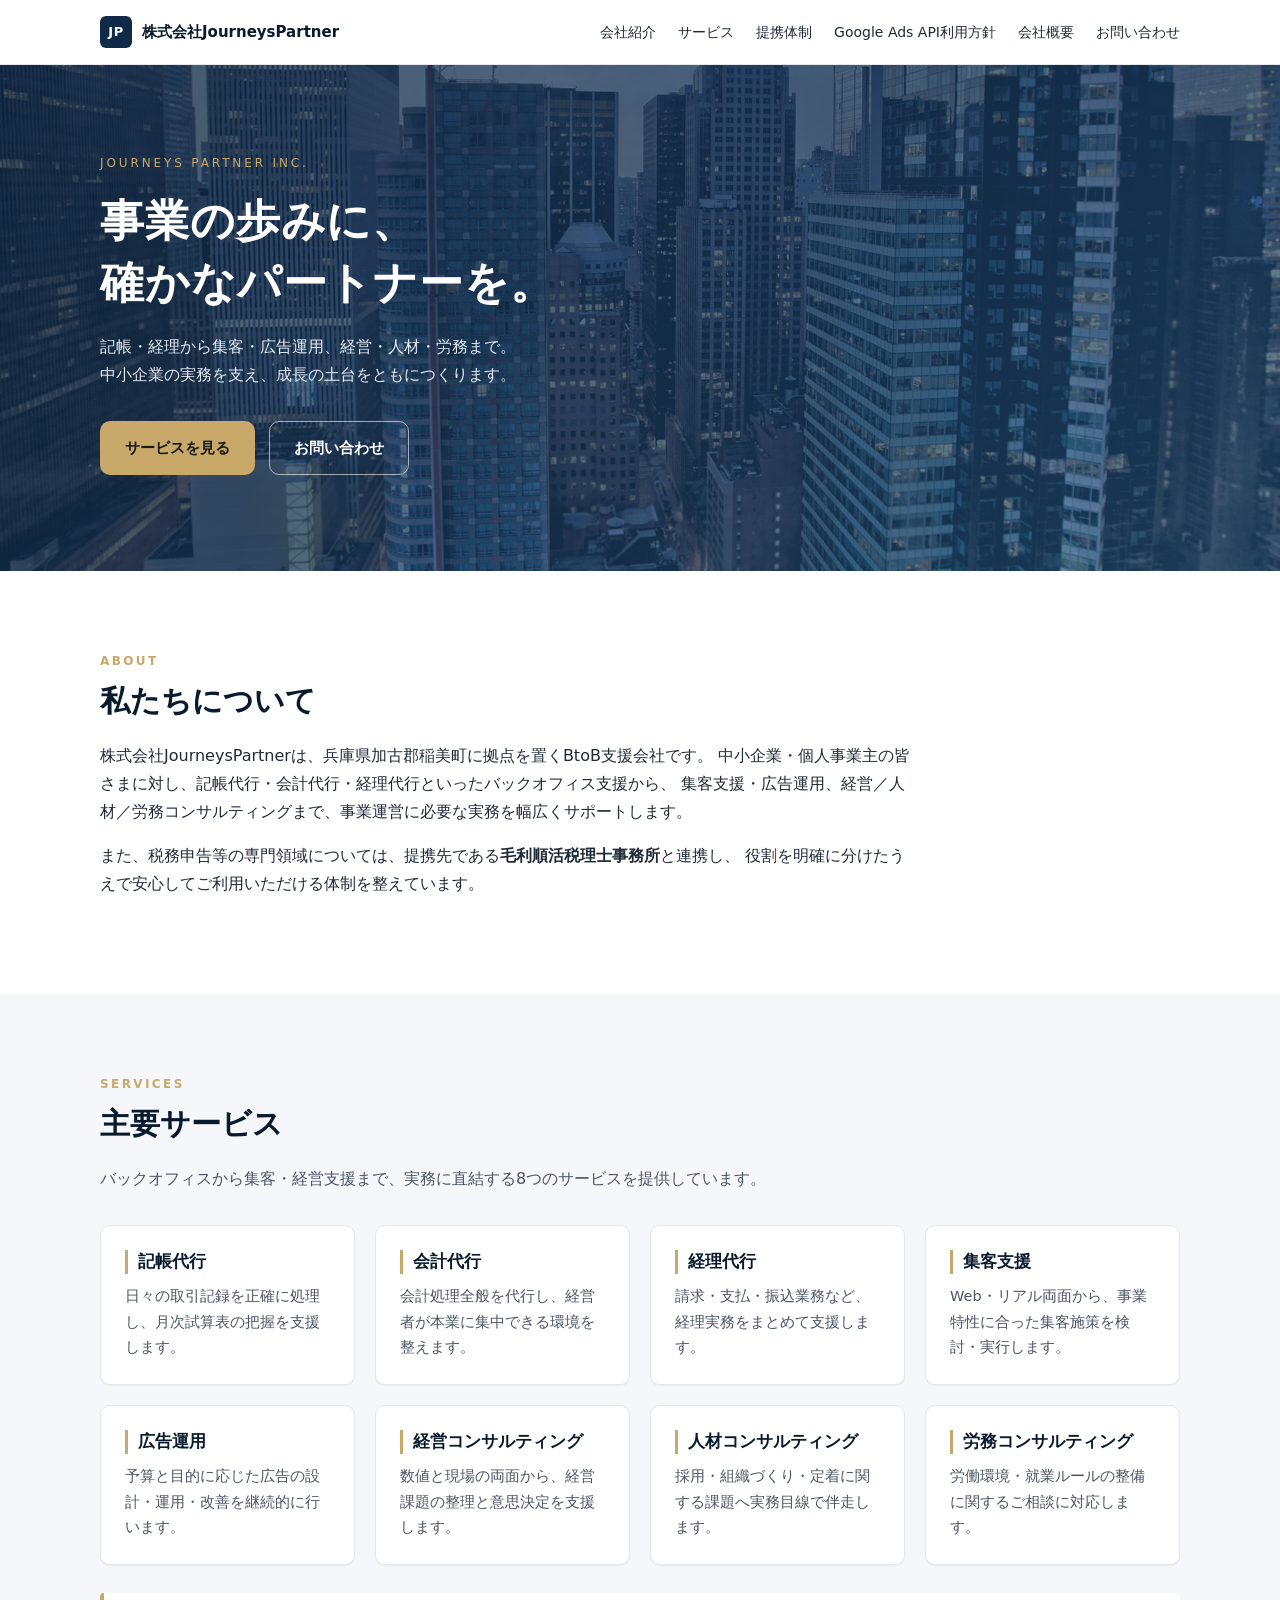
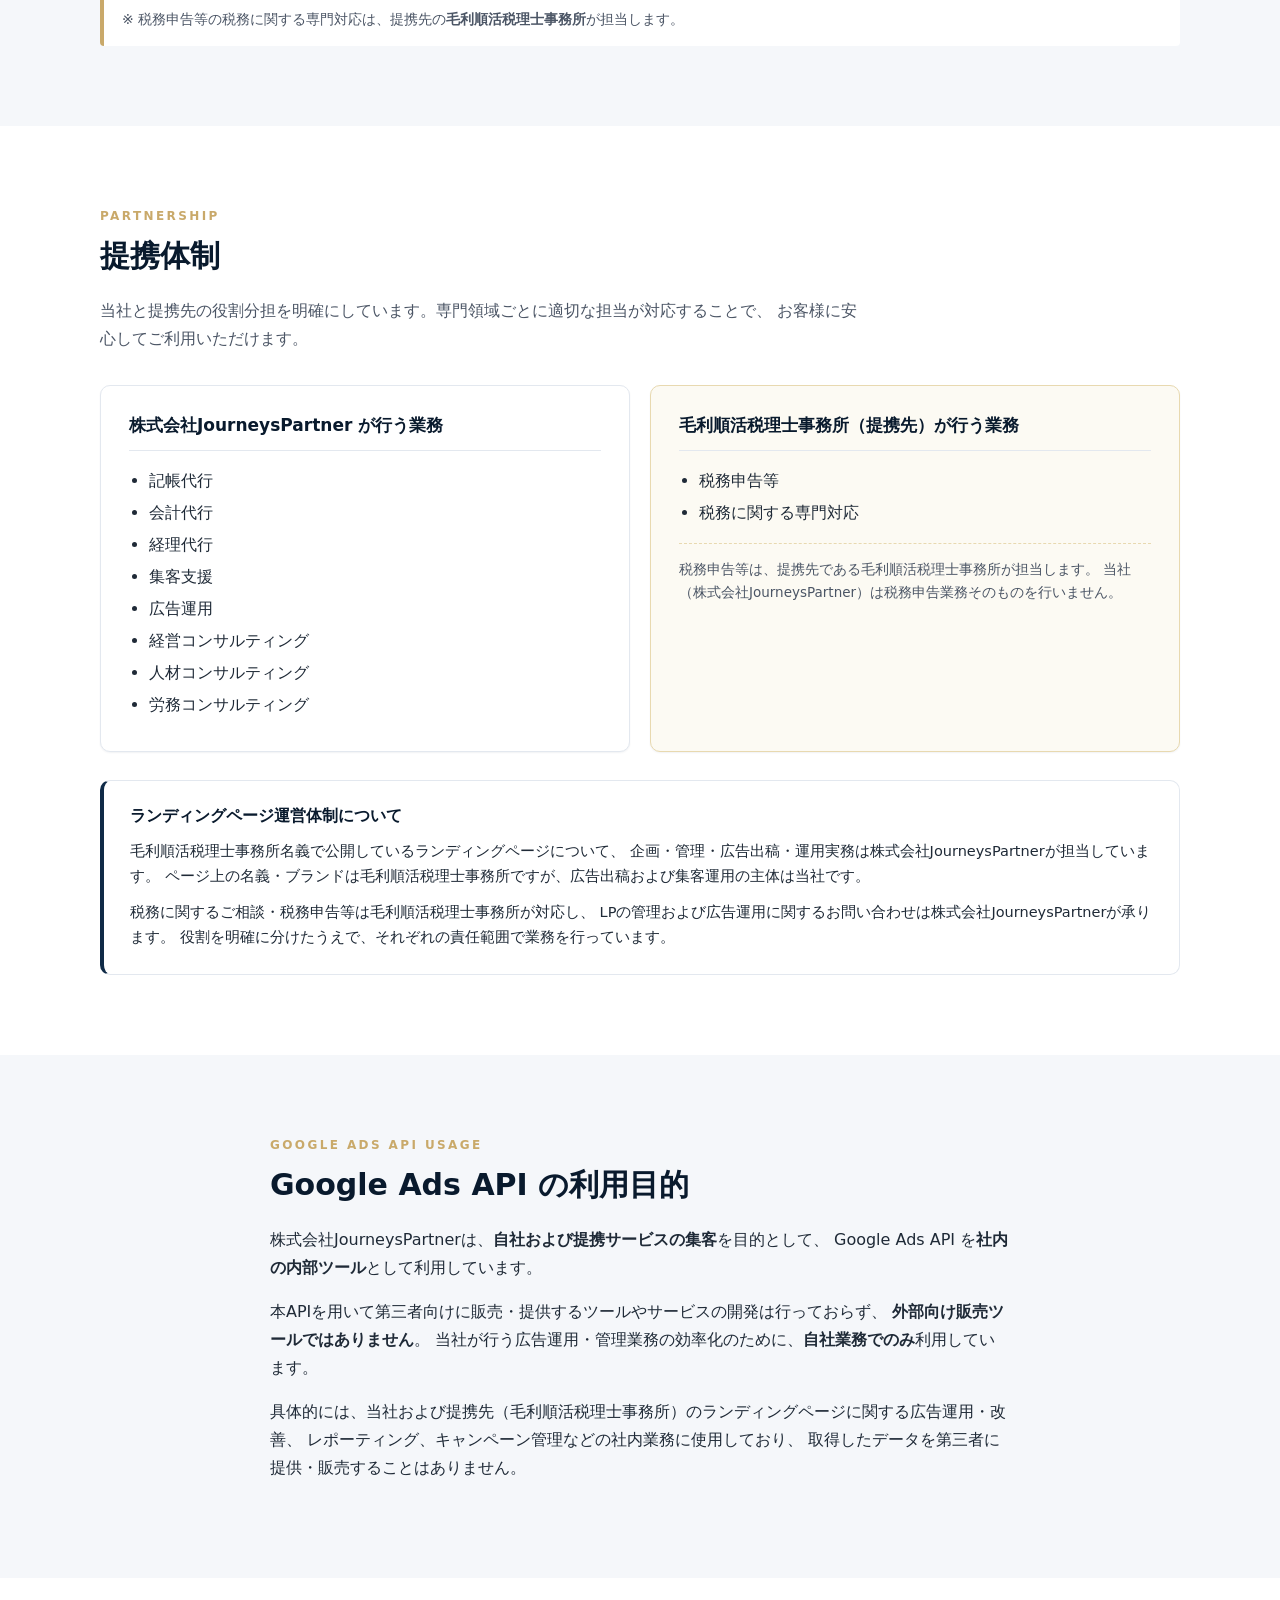
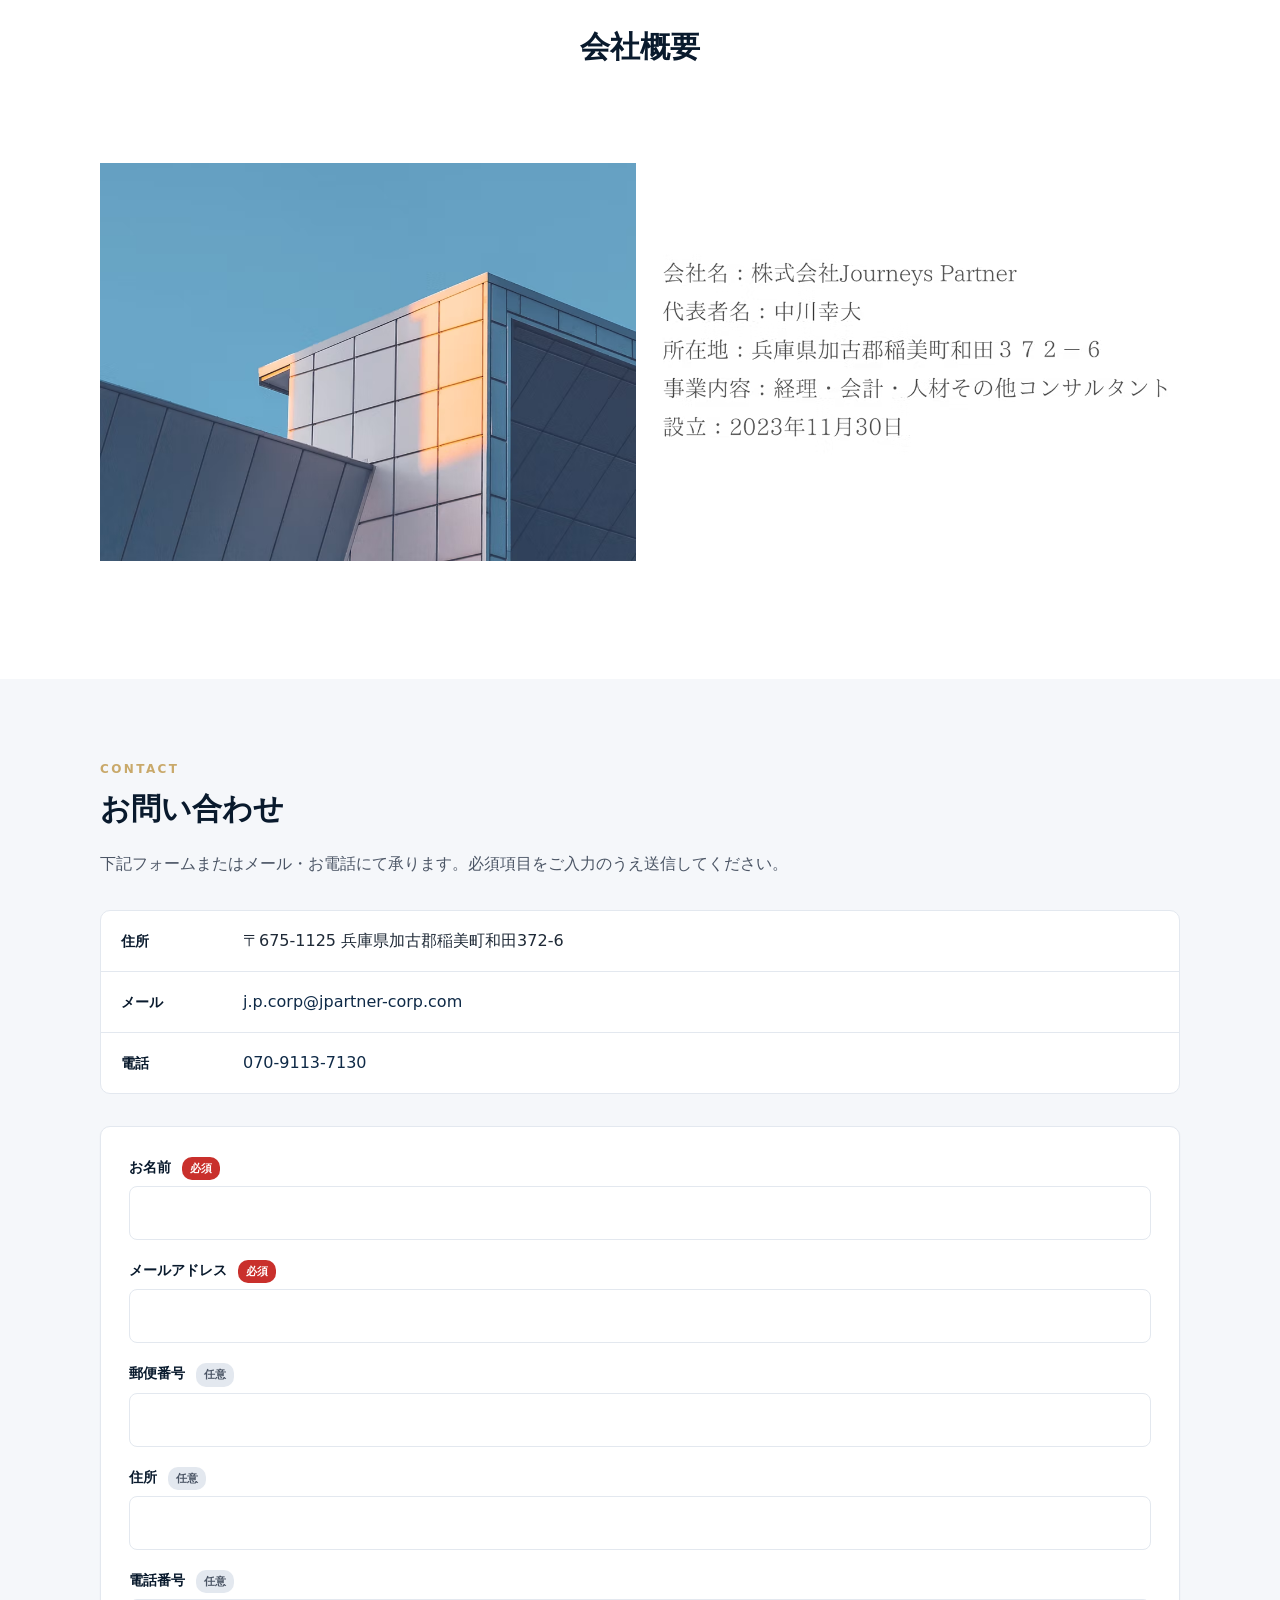
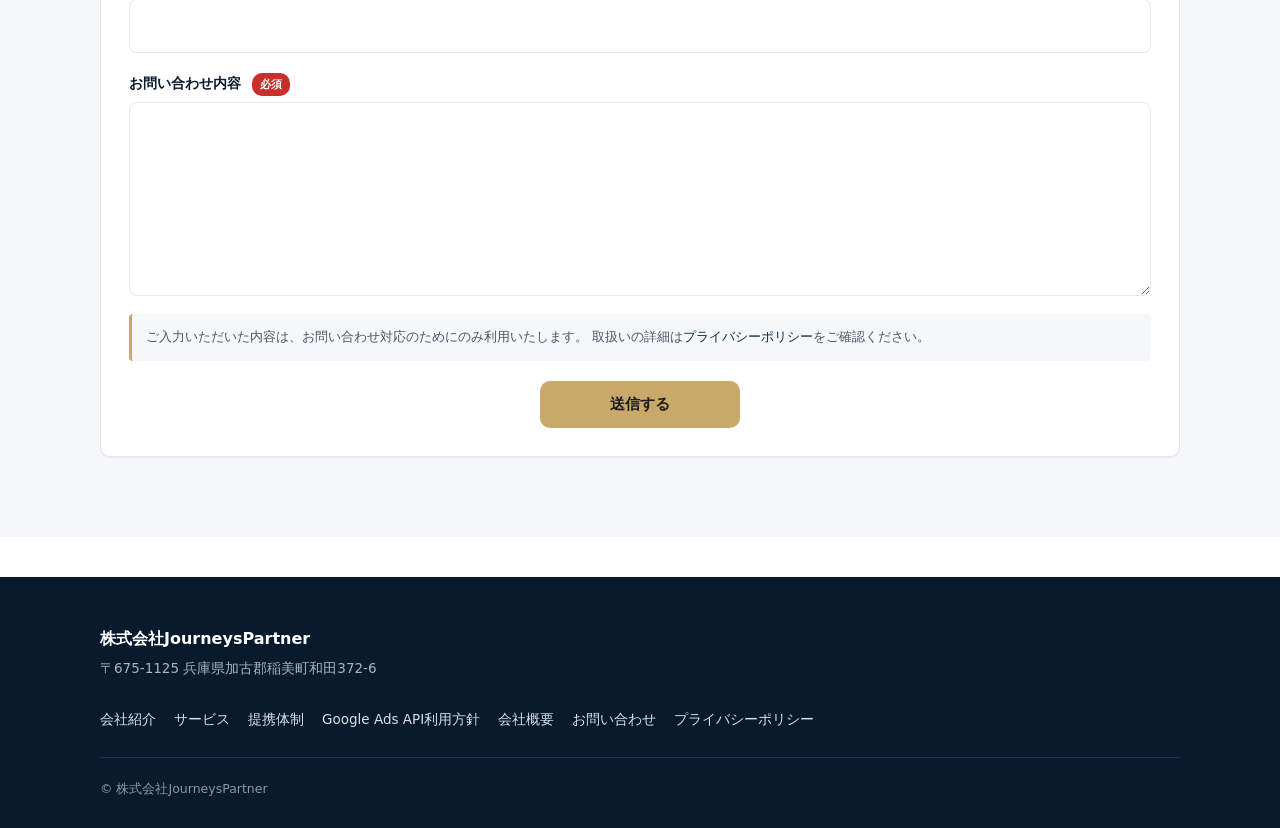
<file: index.html>
<!DOCTYPE html>
<html lang="ja">
<head>
<meta charset="UTF-8" />
<meta name="viewport" content="width=device-width, initial-scale=1.0" />
<title>株式会社JourneysPartner｜記帳代行・集客支援・広告運用・経営コンサルティング</title>
<meta name="description" content="株式会社JourneysPartnerは、記帳代行・会計代行・経理代行・集客支援・広告運用・経営／人材／労務コンサルティングを提供します。税務申告等は提携先の毛利順活税理士事務所が担当し、役割分担を明確にしたワンストップ支援を行います。" />
<meta name="robots" content="index,follow" />
<meta name="theme-color" content="#0f2a47" />

<!-- OGP -->
<meta property="og:type" content="website" />
<meta property="og:site_name" content="株式会社JourneysPartner" />
<meta property="og:title" content="株式会社JourneysPartner" />
<meta property="og:description" content="記帳代行・集客支援・広告運用・経営コンサルティングなどを提供。税務申告等は提携先の毛利順活税理士事務所が担当します。" />
<meta property="og:locale" content="ja_JP" />
<meta property="og:image" content="assets/company-profile.png" />
<meta name="twitter:card" content="summary_large_image" />

<!-- favicon 導線: /favicon.ico もしくは下記を有効化 -->
<!-- <link rel="icon" href="assets/favicon.ico" /> -->

<link rel="stylesheet" href="css/style.css" />
</head>
<body>

<header class="site-header" role="banner">
  <div class="container header-inner">
    <a href="#top" class="brand" aria-label="株式会社JourneysPartner トップへ">
      <span class="brand-mark" aria-hidden="true">JP</span>
      <span class="brand-name">株式会社JourneysPartner</span>
    </a>
    <button class="nav-toggle" aria-expanded="false" aria-controls="globalNav" aria-label="メニューを開閉">
      <span></span><span></span><span></span>
    </button>
    <nav id="globalNav" class="global-nav" aria-label="グローバルナビゲーション">
      <ul>
        <li><a href="#about">会社紹介</a></li>
        <li><a href="#services">サービス</a></li>
        <li><a href="#partnership">提携体制</a></li>
        <li><a href="#ads-policy">Google Ads API利用方針</a></li>
        <li><a href="#company">会社概要</a></li>
        <li><a href="#contact">お問い合わせ</a></li>
      </ul>
    </nav>
  </div>
</header>

<main id="top">

  <!-- Hero -->
  <section class="hero">
    <div class="container hero-inner">
      <p class="hero-eyebrow">Journeys Partner Inc.</p>
      <h1 class="hero-title">
        事業の歩みに、<br />
        確かなパートナーを。
      </h1>
      <p class="hero-lead">
        記帳・経理から集客・広告運用、経営・人材・労務まで。<br />
        中小企業の実務を支え、成長の土台をともにつくります。
      </p>
      <div class="hero-actions">
        <a class="btn btn-primary" href="#services">サービスを見る</a>
        <a class="btn btn-ghost" href="#contact">お問い合わせ</a>
      </div>
    </div>
  </section>

  <!-- About -->
  <section id="about" class="section">
    <div class="container">
      <p class="section-eyebrow">About</p>
      <h2 class="section-title">私たちについて</h2>
      <div class="about-grid">
        <p>
          株式会社JourneysPartnerは、兵庫県加古郡稲美町に拠点を置くBtoB支援会社です。
          中小企業・個人事業主の皆さまに対し、記帳代行・会計代行・経理代行といったバックオフィス支援から、
          集客支援・広告運用、経営／人材／労務コンサルティングまで、事業運営に必要な実務を幅広くサポートします。
        </p>
        <p>
          また、税務申告等の専門領域については、提携先である<strong>毛利順活税理士事務所</strong>と連携し、
          役割を明確に分けたうえで安心してご利用いただける体制を整えています。
        </p>
      </div>
    </div>
  </section>

  <!-- Services -->
  <section id="services" class="section section-alt">
    <div class="container">
      <p class="section-eyebrow">Services</p>
      <h2 class="section-title">主要サービス</h2>
      <p class="section-desc">
        バックオフィスから集客・経営支援まで、実務に直結する8つのサービスを提供しています。
      </p>

      <ul class="service-list">
        <li class="service-card">
          <h3>記帳代行</h3>
          <p>日々の取引記録を正確に処理し、月次試算表の把握を支援します。</p>
        </li>
        <li class="service-card">
          <h3>会計代行</h3>
          <p>会計処理全般を代行し、経営者が本業に集中できる環境を整えます。</p>
        </li>
        <li class="service-card">
          <h3>経理代行</h3>
          <p>請求・支払・振込業務など、経理実務をまとめて支援します。</p>
        </li>
        <li class="service-card">
          <h3>集客支援</h3>
          <p>Web・リアル両面から、事業特性に合った集客施策を検討・実行します。</p>
        </li>
        <li class="service-card">
          <h3>広告運用</h3>
          <p>予算と目的に応じた広告の設計・運用・改善を継続的に行います。</p>
        </li>
        <li class="service-card">
          <h3>経営コンサルティング</h3>
          <p>数値と現場の両面から、経営課題の整理と意思決定を支援します。</p>
        </li>
        <li class="service-card">
          <h3>人材コンサルティング</h3>
          <p>採用・組織づくり・定着に関する課題へ実務目線で伴走します。</p>
        </li>
        <li class="service-card">
          <h3>労務コンサルティング</h3>
          <p>労働環境・就業ルールの整備に関するご相談に対応します。</p>
        </li>
      </ul>

      <p class="notice">
        ※ 税務申告等の税務に関する専門対応は、提携先の<strong>毛利順活税理士事務所</strong>が担当します。
      </p>
    </div>
  </section>

  <!-- Partnership -->
  <section id="partnership" class="section">
    <div class="container">
      <p class="section-eyebrow">Partnership</p>
      <h2 class="section-title">提携体制</h2>
      <p class="section-desc">
        当社と提携先の役割分担を明確にしています。専門領域ごとに適切な担当が対応することで、
        お客様に安心してご利用いただけます。
      </p>

      <div class="partnership-grid">
        <div class="partnership-card">
          <h3>株式会社JourneysPartner が行う業務</h3>
          <ul>
            <li>記帳代行</li>
            <li>会計代行</li>
            <li>経理代行</li>
            <li>集客支援</li>
            <li>広告運用</li>
            <li>経営コンサルティング</li>
            <li>人材コンサルティング</li>
            <li>労務コンサルティング</li>
          </ul>
        </div>
        <div class="partnership-card partnership-card-accent">
          <h3>毛利順活税理士事務所（提携先）が行う業務</h3>
          <ul>
            <li>税務申告等</li>
            <li>税務に関する専門対応</li>
          </ul>
          <p class="partnership-note">
            税務申告等は、提携先である毛利順活税理士事務所が担当します。
            当社（株式会社JourneysPartner）は税務申告業務そのものを行いません。
          </p>
        </div>
      </div>

      <div class="partnership-operation">
        <h3>ランディングページ運営体制について</h3>
        <p>
          毛利順活税理士事務所名義で公開しているランディングページについて、
          企画・管理・広告出稿・運用実務は株式会社JourneysPartnerが担当しています。
          ページ上の名義・ブランドは毛利順活税理士事務所ですが、広告出稿および集客運用の主体は当社です。
        </p>
        <p>
          税務に関するご相談・税務申告等は毛利順活税理士事務所が対応し、
          LPの管理および広告運用に関するお問い合わせは株式会社JourneysPartnerが承ります。
          役割を明確に分けたうえで、それぞれの責任範囲で業務を行っています。
        </p>
      </div>
    </div>
  </section>

  <!-- Google Ads API Policy -->
  <section id="ads-policy" class="section section-alt">
    <div class="container narrow">
      <p class="section-eyebrow">Google Ads API Usage</p>
      <h2 class="section-title">Google Ads API の利用目的</h2>
      <p>
        株式会社JourneysPartnerは、<strong>自社および提携サービスの集客</strong>を目的として、
        Google Ads API を<strong>社内の内部ツール</strong>として利用しています。
      </p>
      <p>
        本APIを用いて第三者向けに販売・提供するツールやサービスの開発は行っておらず、
        <strong>外部向け販売ツールではありません</strong>。
        当社が行う広告運用・管理業務の効率化のために、<strong>自社業務でのみ</strong>利用しています。
      </p>
      <p>
        具体的には、当社および提携先（毛利順活税理士事務所）のランディングページに関する広告運用・改善、
        レポーティング、キャンペーン管理などの社内業務に使用しており、
        取得したデータを第三者に提供・販売することはありません。
      </p>
    </div>
  </section>

  <!-- Company image -->
  <section id="company" class="section section-company" aria-label="会社概要">
    <div class="container">
      <h2 class="section-title company-title">会社概要</h2>
      <div class="company-visual">
        <figure class="company-visual-item">
          <img src="assets/company-left.png" alt="" loading="lazy" />
        </figure>
        <figure class="company-visual-item">
          <img src="assets/company-profile.png" alt="" loading="lazy" />
        </figure>
      </div>
    </div>
  </section>

  <!-- Contact image -->
  <section id="contact" class="section section-alt">
    <div class="container">
      <p class="section-eyebrow">Contact</p>
      <h2 class="section-title">お問い合わせ</h2>
      <p class="section-desc">
        下記フォームまたはメール・お電話にて承ります。必須項目をご入力のうえ送信してください。
      </p>

      <ul class="contact-list">
        <li><span class="contact-label">住所</span><span>〒675-1125 兵庫県加古郡稲美町和田372-6</span></li>
        <li><span class="contact-label">メール</span><a href="mailto:j.p.corp@jpartner-corp.com">j.p.corp@jpartner-corp.com</a></li>
        <li><span class="contact-label">電話</span><a href="tel:07091137130">070-9113-7130</a></li>
      </ul>

      <form class="contact-form"
            name="contact"
            method="POST"
            data-netlify="true"
            netlify-honeypot="bot-field"
            action="/thanks/">
        <input type="hidden" name="form-name" value="contact" />
        <p class="contact-form-hp" aria-hidden="true">
          <label>Do not fill this out: <input name="bot-field" tabindex="-1" autocomplete="off" /></label>
        </p>

        <div class="form-row">
          <label for="cf-name">お名前 <span class="req">必須</span></label>
          <input id="cf-name" name="お名前" type="text" required />
        </div>

        <div class="form-row">
          <label for="cf-email">メールアドレス <span class="req">必須</span></label>
          <input id="cf-email" name="メールアドレス" type="email" required />
        </div>

        <div class="form-row">
          <label for="cf-zip">郵便番号 <span class="opt">任意</span></label>
          <input id="cf-zip" name="郵便番号" type="text" autocomplete="postal-code" />
        </div>

        <div class="form-row">
          <label for="cf-addr">住所 <span class="opt">任意</span></label>
          <input id="cf-addr" name="住所" type="text" autocomplete="street-address" />
        </div>

        <div class="form-row">
          <label for="cf-tel">電話番号 <span class="opt">任意</span></label>
          <input id="cf-tel" name="電話番号" type="tel" autocomplete="tel" />
        </div>

        <div class="form-row">
          <label for="cf-msg">お問い合わせ内容 <span class="req">必須</span></label>
          <textarea id="cf-msg" name="お問い合わせ内容" rows="6" required></textarea>
        </div>

        <p class="contact-form-note">
          ご入力いただいた内容は、お問い合わせ対応のためにのみ利用いたします。
          取扱いの詳細は<a href="privacy.html">プライバシーポリシー</a>をご確認ください。
        </p>

        <div class="form-actions">
          <button type="submit" class="btn btn-primary">送信する</button>
        </div>
      </form>
    </div>
  </section>

</main>

<footer class="site-footer">
  <div class="container footer-inner">
    <div class="footer-brand">
      <p class="footer-name">株式会社JourneysPartner</p>
      <p class="footer-addr">〒675-1125 兵庫県加古郡稲美町和田372-6</p>
    </div>
    <nav aria-label="フッターナビゲーション">
      <ul class="footer-nav">
        <li><a href="#about">会社紹介</a></li>
        <li><a href="#services">サービス</a></li>
        <li><a href="#partnership">提携体制</a></li>
        <li><a href="#ads-policy">Google Ads API利用方針</a></li>
        <li><a href="#company">会社概要</a></li>
        <li><a href="#contact">お問い合わせ</a></li>
        <li><a href="privacy.html">プライバシーポリシー</a></li>
      </ul>
    </nav>
    <p class="copyright">&copy; 株式会社JourneysPartner</p>
  </div>
</footer>

<script src="js/main.js"></script>
</body>
</html>
</file>
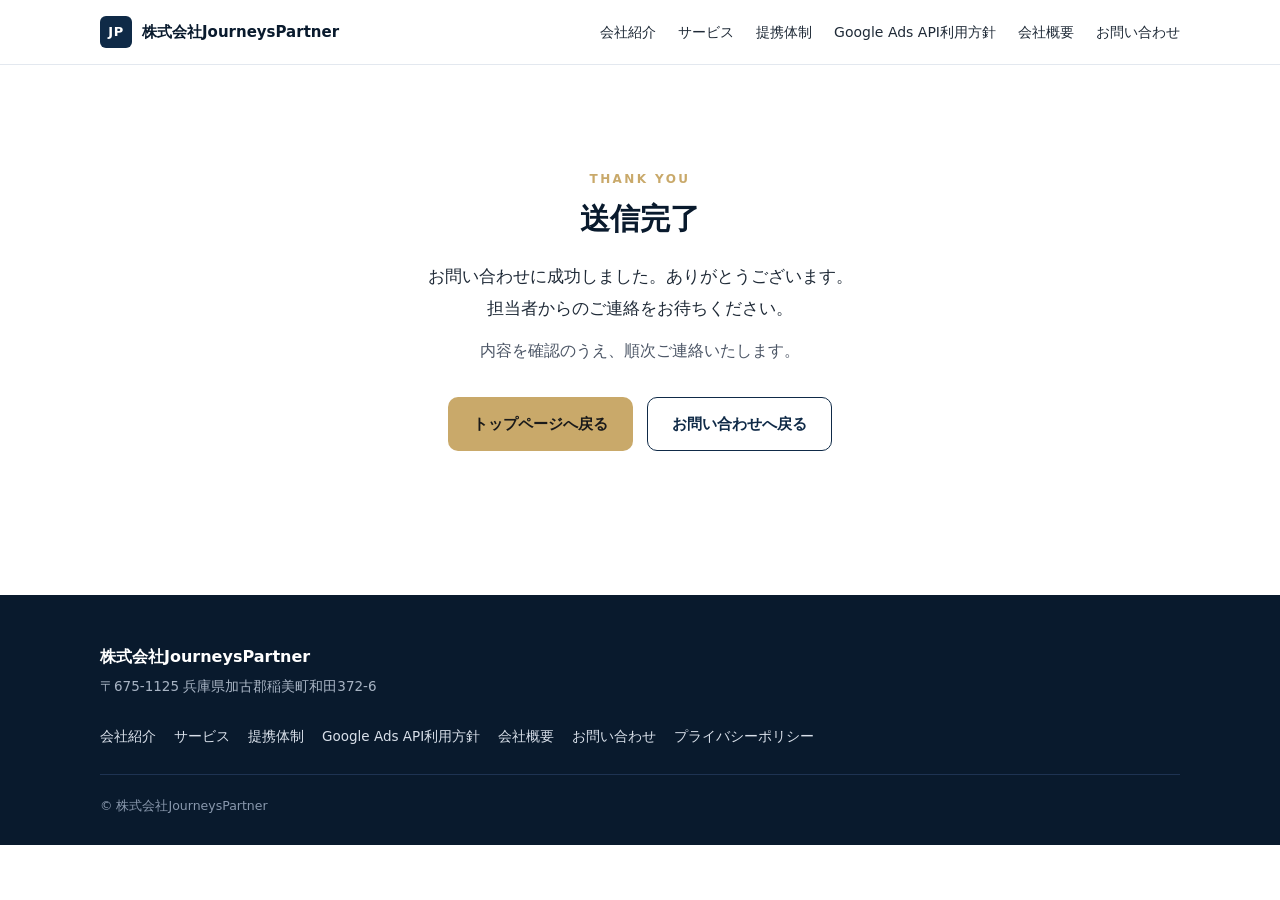
<file: thanks/index.html>
<!DOCTYPE html>
<html lang="ja">
<head>
<meta charset="UTF-8" />
<meta name="viewport" content="width=device-width, initial-scale=1.0" />
<title>送信完了｜株式会社JourneysPartner</title>
<meta name="description" content="お問い合わせの送信が完了しました。株式会社JourneysPartnerへのお問い合わせありがとうございます。" />
<meta name="robots" content="noindex,follow" />
<meta name="theme-color" content="#0f2a47" />
<link rel="stylesheet" href="../css/style.css" />
</head>
<body>

<header class="site-header" role="banner">
  <div class="container header-inner">
    <a href="../index.html" class="brand" aria-label="株式会社JourneysPartner トップへ">
      <span class="brand-mark" aria-hidden="true">JP</span>
      <span class="brand-name">株式会社JourneysPartner</span>
    </a>
    <nav class="global-nav" aria-label="グローバルナビゲーション">
      <ul>
        <li><a href="../index.html#about">会社紹介</a></li>
        <li><a href="../index.html#services">サービス</a></li>
        <li><a href="../index.html#partnership">提携体制</a></li>
        <li><a href="../index.html#ads-policy">Google Ads API利用方針</a></li>
        <li><a href="../index.html#company">会社概要</a></li>
        <li><a href="../index.html#contact">お問い合わせ</a></li>
      </ul>
    </nav>
  </div>
</header>

<main>
  <section class="section">
    <div class="container narrow thanks-box">
      <p class="section-eyebrow">Thank you</p>
      <h1 class="section-title">送信完了</h1>
      <p class="thanks-lead">
        お問い合わせに成功しました。ありがとうございます。<br />
        担当者からのご連絡をお待ちください。
      </p>
      <p class="thanks-sub">
        内容を確認のうえ、順次ご連絡いたします。
      </p>
      <div class="thanks-actions">
        <a class="btn btn-primary" href="../index.html">トップページへ戻る</a>
        <a class="btn btn-ghost-dark" href="../index.html#contact">お問い合わせへ戻る</a>
      </div>
    </div>
  </section>
</main>

<footer class="site-footer">
  <div class="container footer-inner">
    <div class="footer-brand">
      <p class="footer-name">株式会社JourneysPartner</p>
      <p class="footer-addr">〒675-1125 兵庫県加古郡稲美町和田372-6</p>
    </div>
    <nav aria-label="フッターナビゲーション">
      <ul class="footer-nav">
        <li><a href="../index.html#about">会社紹介</a></li>
        <li><a href="../index.html#services">サービス</a></li>
        <li><a href="../index.html#partnership">提携体制</a></li>
        <li><a href="../index.html#ads-policy">Google Ads API利用方針</a></li>
        <li><a href="../index.html#company">会社概要</a></li>
        <li><a href="../index.html#contact">お問い合わせ</a></li>
        <li><a href="../privacy.html">プライバシーポリシー</a></li>
      </ul>
    </nav>
    <p class="copyright">&copy; 株式会社JourneysPartner</p>
  </div>
</footer>

</body>
</html>
</file>
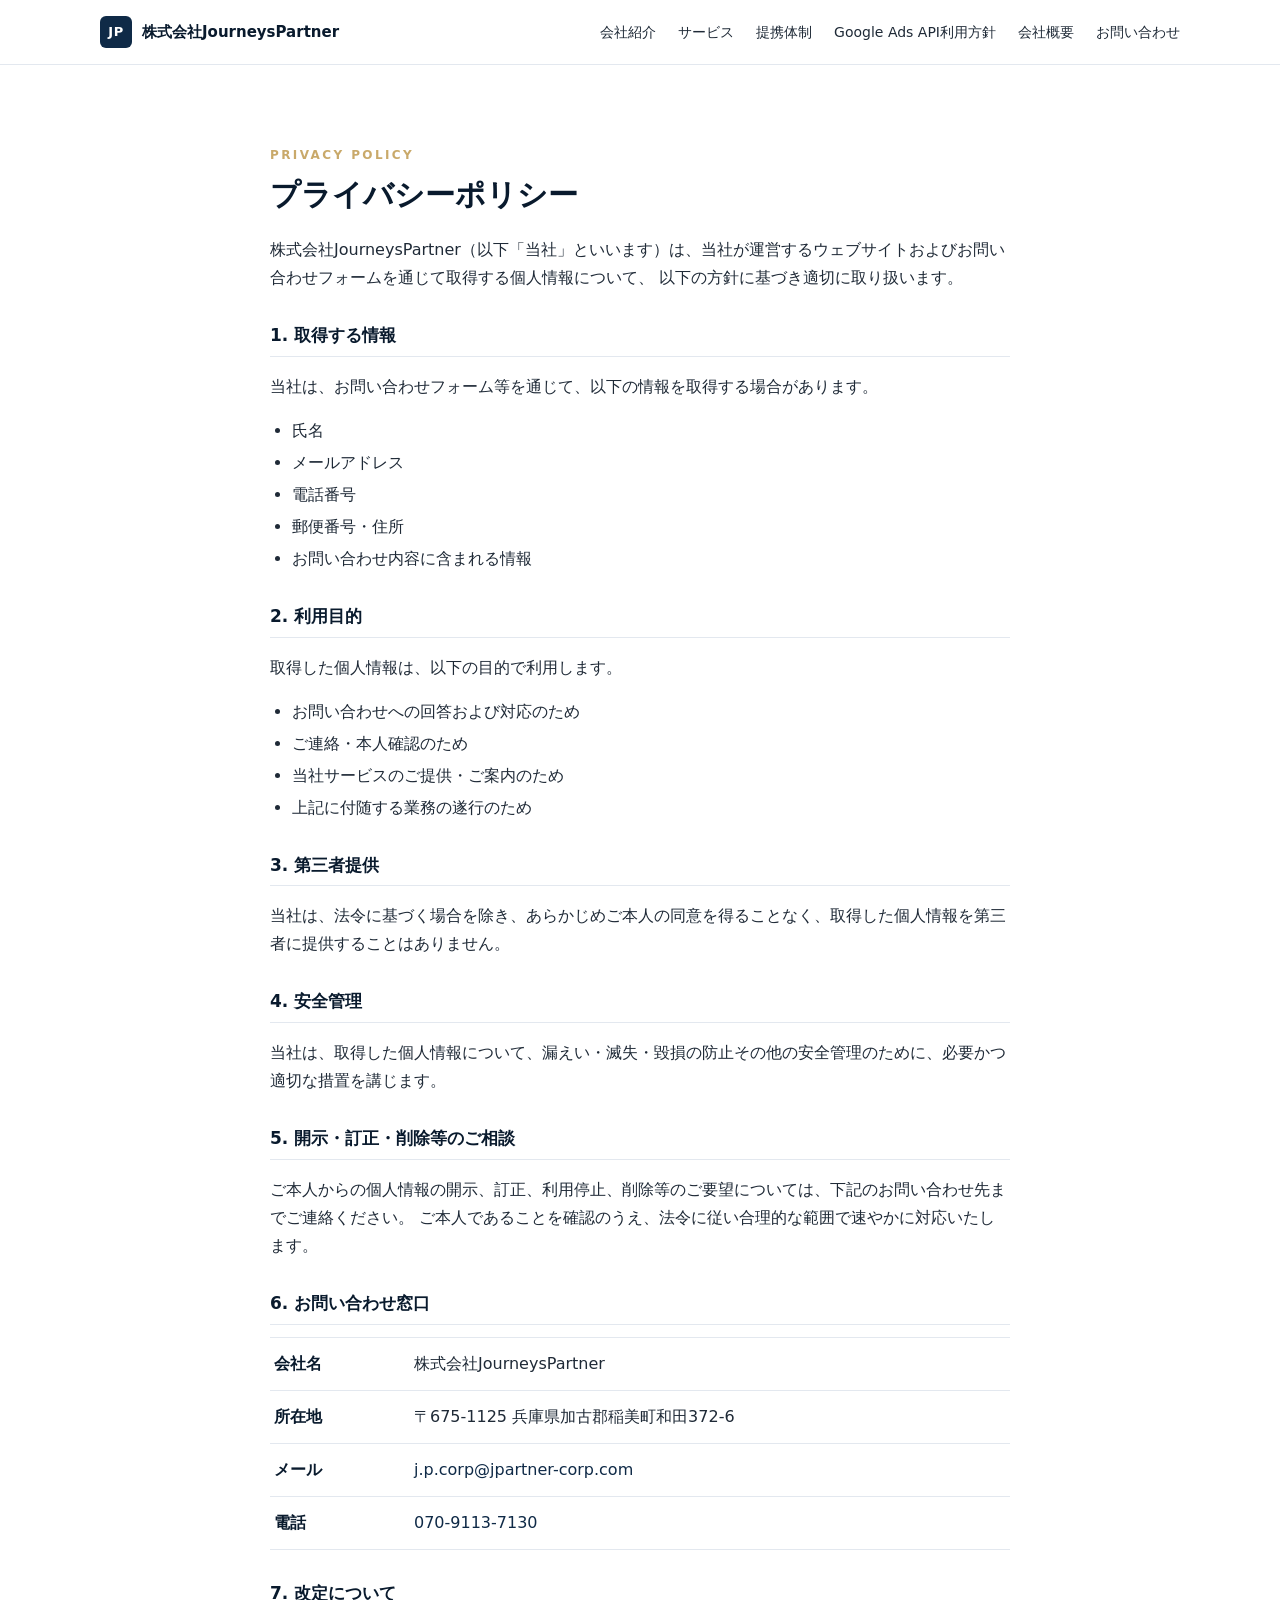
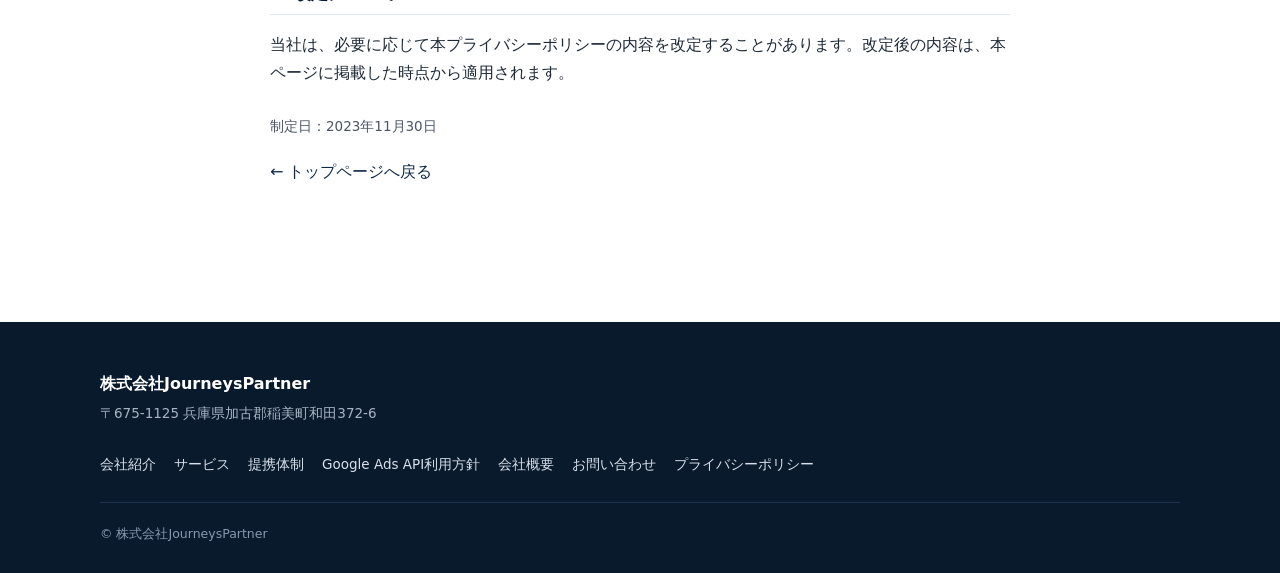
<file: privacy.html>
<!DOCTYPE html>
<html lang="ja">
<head>
<meta charset="UTF-8" />
<meta name="viewport" content="width=device-width, initial-scale=1.0" />
<title>プライバシーポリシー｜株式会社JourneysPartner</title>
<meta name="description" content="株式会社JourneysPartnerのプライバシーポリシー。お問い合わせ時に取得する個人情報の利用目的および取扱いについて記載しています。" />
<meta name="robots" content="index,follow" />
<meta name="theme-color" content="#0f2a47" />
<link rel="stylesheet" href="css/style.css" />
</head>
<body>

<header class="site-header" role="banner">
  <div class="container header-inner">
    <a href="index.html" class="brand" aria-label="株式会社JourneysPartner トップへ">
      <span class="brand-mark" aria-hidden="true">JP</span>
      <span class="brand-name">株式会社JourneysPartner</span>
    </a>
    <nav class="global-nav" aria-label="グローバルナビゲーション">
      <ul>
        <li><a href="index.html#about">会社紹介</a></li>
        <li><a href="index.html#services">サービス</a></li>
        <li><a href="index.html#partnership">提携体制</a></li>
        <li><a href="index.html#ads-policy">Google Ads API利用方針</a></li>
        <li><a href="index.html#company">会社概要</a></li>
        <li><a href="index.html#contact">お問い合わせ</a></li>
      </ul>
    </nav>
  </div>
</header>

<main>
  <section class="section">
    <div class="container narrow">
      <p class="section-eyebrow">Privacy Policy</p>
      <h1 class="section-title">プライバシーポリシー</h1>
      <p>
        株式会社JourneysPartner（以下「当社」といいます）は、当社が運営するウェブサイトおよびお問い合わせフォームを通じて取得する個人情報について、
        以下の方針に基づき適切に取り扱います。
      </p>

      <h2 class="policy-h2">1. 取得する情報</h2>
      <p>当社は、お問い合わせフォーム等を通じて、以下の情報を取得する場合があります。</p>
      <ul class="policy-list">
        <li>氏名</li>
        <li>メールアドレス</li>
        <li>電話番号</li>
        <li>郵便番号・住所</li>
        <li>お問い合わせ内容に含まれる情報</li>
      </ul>

      <h2 class="policy-h2">2. 利用目的</h2>
      <p>取得した個人情報は、以下の目的で利用します。</p>
      <ul class="policy-list">
        <li>お問い合わせへの回答および対応のため</li>
        <li>ご連絡・本人確認のため</li>
        <li>当社サービスのご提供・ご案内のため</li>
        <li>上記に付随する業務の遂行のため</li>
      </ul>

      <h2 class="policy-h2">3. 第三者提供</h2>
      <p>
        当社は、法令に基づく場合を除き、あらかじめご本人の同意を得ることなく、取得した個人情報を第三者に提供することはありません。
      </p>

      <h2 class="policy-h2">4. 安全管理</h2>
      <p>
        当社は、取得した個人情報について、漏えい・滅失・毀損の防止その他の安全管理のために、必要かつ適切な措置を講じます。
      </p>

      <h2 class="policy-h2">5. 開示・訂正・削除等のご相談</h2>
      <p>
        ご本人からの個人情報の開示、訂正、利用停止、削除等のご要望については、下記のお問い合わせ先までご連絡ください。
        ご本人であることを確認のうえ、法令に従い合理的な範囲で速やかに対応いたします。
      </p>

      <h2 class="policy-h2">6. お問い合わせ窓口</h2>
      <dl class="policy-meta">
        <div><dt>会社名</dt><dd>株式会社JourneysPartner</dd></div>
        <div><dt>所在地</dt><dd>〒675-1125 兵庫県加古郡稲美町和田372-6</dd></div>
        <div><dt>メール</dt><dd><a href="mailto:j.p.corp@jpartner-corp.com">j.p.corp@jpartner-corp.com</a></dd></div>
        <div><dt>電話</dt><dd><a href="tel:07091137130">070-9113-7130</a></dd></div>
      </dl>

      <h2 class="policy-h2">7. 改定について</h2>
      <p>
        当社は、必要に応じて本プライバシーポリシーの内容を改定することがあります。改定後の内容は、本ページに掲載した時点から適用されます。
      </p>

      <p class="policy-date">制定日：2023年11月30日</p>

      <p><a href="index.html">← トップページへ戻る</a></p>
    </div>
  </section>
</main>

<footer class="site-footer">
  <div class="container footer-inner">
    <div class="footer-brand">
      <p class="footer-name">株式会社JourneysPartner</p>
      <p class="footer-addr">〒675-1125 兵庫県加古郡稲美町和田372-6</p>
    </div>
    <nav aria-label="フッターナビゲーション">
      <ul class="footer-nav">
        <li><a href="index.html#about">会社紹介</a></li>
        <li><a href="index.html#services">サービス</a></li>
        <li><a href="index.html#partnership">提携体制</a></li>
        <li><a href="index.html#ads-policy">Google Ads API利用方針</a></li>
        <li><a href="index.html#company">会社概要</a></li>
        <li><a href="index.html#contact">お問い合わせ</a></li>
        <li><a href="privacy.html">プライバシーポリシー</a></li>
      </ul>
    </nav>
    <p class="copyright">&copy; 株式会社JourneysPartner</p>
  </div>
</footer>

</body>
</html>
</file>
<file: css/style.css>
:root {
  --color-bg: #ffffff;
  --color-bg-alt: #f5f7fa;
  --color-text: #1f2a37;
  --color-text-muted: #4b5565;
  --color-primary: #0f2a47;
  --color-primary-strong: #091a2d;
  --color-accent: #c9a96a;
  --color-border: #e3e8ef;
  --color-frame: #111827;
  --max-width: 1120px;
  --radius: 10px;
  --shadow-sm: 0 1px 2px rgba(15, 42, 71, 0.06);
  --shadow-md: 0 6px 24px rgba(15, 42, 71, 0.08);
  --font-jp: "Hiragino Kaku Gothic ProN", "Hiragino Sans", "Yu Gothic", "Meiryo", system-ui, -apple-system, "Segoe UI", sans-serif;
}

* { box-sizing: border-box; }
html { scroll-behavior: smooth; }
body {
  margin: 0;
  font-family: var(--font-jp);
  color: var(--color-text);
  background: var(--color-bg);
  line-height: 1.75;
  -webkit-font-smoothing: antialiased;
  font-size: 16px;
}
img { max-width: 100%; height: auto; display: block; }
a { color: var(--color-primary); text-decoration: none; }
a:hover { text-decoration: underline; }
h1, h2, h3 { line-height: 1.4; color: var(--color-primary-strong); }

.container { width: 100%; max-width: var(--max-width); margin: 0 auto; padding: 0 20px; }
.container.narrow { max-width: 780px; }

/* Header */
.site-header {
  position: sticky; top: 0; z-index: 50;
  background: rgba(255,255,255,0.95);
  backdrop-filter: saturate(180%) blur(8px);
  border-bottom: 1px solid var(--color-border);
}
.header-inner {
  display: flex; align-items: center; justify-content: space-between;
  height: 64px;
}
.brand { display: flex; align-items: center; gap: 10px; font-weight: 700; color: var(--color-primary-strong); }
.brand:hover { text-decoration: none; }
.brand-mark {
  display: inline-flex; align-items: center; justify-content: center;
  width: 32px; height: 32px; border-radius: 6px;
  background: var(--color-primary); color: #fff;
  font-size: 13px; letter-spacing: 0.5px;
}
.brand-name { font-size: 15px; }
.global-nav ul {
  display: flex; gap: 22px; list-style: none; margin: 0; padding: 0;
}
.global-nav a {
  font-size: 14px; color: var(--color-text); font-weight: 500;
}
.global-nav a:hover { color: var(--color-primary); }

.nav-toggle {
  display: none; background: none; border: 0; cursor: pointer;
  width: 40px; height: 40px; padding: 8px;
}
.nav-toggle span {
  display: block; height: 2px; background: var(--color-primary-strong);
  margin: 5px 0; transition: transform .2s, opacity .2s;
}

/* Hero */
.hero {
  position: relative;
  background:
    linear-gradient(135deg, rgba(15,42,71,0.78) 0%, rgba(26,61,99,0.72) 60%, rgba(36,84,127,0.68) 100%),
    url("../assets/header-bg.png") center/cover no-repeat;
  color: #fff;
  padding: 88px 0 96px;
}
.hero-inner { position: relative; z-index: 1; }
.hero-eyebrow {
  letter-spacing: 0.24em; font-size: 12px; text-transform: uppercase;
  color: var(--color-accent); margin: 0 0 16px;
}
.hero-title {
  font-size: clamp(28px, 4.2vw, 44px);
  margin: 0 0 20px;
  color: #fff;
  font-weight: 700;
  letter-spacing: 0.02em;
}
.hero-lead {
  font-size: clamp(14px, 1.6vw, 16px);
  color: #e5edf5;
  margin: 0 0 32px;
}
.hero-actions { display: flex; gap: 14px; flex-wrap: wrap; }

.btn {
  display: inline-block; padding: 13px 24px;
  border-radius: var(--radius); font-weight: 600; font-size: 15px;
  border: 1px solid transparent; transition: .2s;
}
.btn-primary { background: var(--color-accent); color: #1a1a1a; }
.btn-primary:hover { background: #d9ba7a; text-decoration: none; }
.btn-ghost { border-color: rgba(255,255,255,0.6); color: #fff; }
.btn-ghost:hover { background: rgba(255,255,255,0.1); text-decoration: none; }

/* Section */
.section { padding: 80px 0; }
.section-alt { background: var(--color-bg-alt); }
.section-eyebrow {
  color: var(--color-accent);
  letter-spacing: 0.2em; font-size: 12px; text-transform: uppercase;
  margin: 0 0 8px; font-weight: 600;
}
.section-title {
  font-size: clamp(22px, 2.6vw, 30px); margin: 0 0 20px;
}
.section-desc { color: var(--color-text-muted); margin: 0 0 32px; max-width: 760px; }

.about-grid p { margin: 0 0 16px; max-width: 820px; }

/* Services */
.service-list {
  list-style: none; padding: 0; margin: 0;
  display: grid; gap: 20px;
  grid-template-columns: repeat(auto-fit, minmax(240px, 1fr));
}
.service-card {
  background: #fff; padding: 24px;
  border: 1px solid var(--color-border);
  border-radius: var(--radius);
  box-shadow: var(--shadow-sm);
  transition: transform .2s, box-shadow .2s;
}
.service-card:hover { transform: translateY(-2px); box-shadow: var(--shadow-md); }
.service-card h3 {
  margin: 0 0 10px; font-size: 17px;
  border-left: 3px solid var(--color-accent);
  padding-left: 10px;
}
.service-card p { margin: 0; color: var(--color-text-muted); font-size: 14.5px; }
.notice {
  margin: 28px 0 0; padding: 14px 18px;
  background: #fff; border-left: 4px solid var(--color-accent);
  color: var(--color-text-muted); font-size: 14px; border-radius: 4px;
}

/* Partnership */
.partnership-grid {
  display: grid; gap: 20px;
  grid-template-columns: repeat(auto-fit, minmax(280px, 1fr));
}
.partnership-card {
  background: #fff; border: 1px solid var(--color-border);
  border-radius: var(--radius); padding: 28px;
  box-shadow: var(--shadow-sm);
}
.partnership-card h3 {
  margin: 0 0 16px; font-size: 17px;
  padding-bottom: 12px; border-bottom: 1px solid var(--color-border);
}
.partnership-card ul { margin: 0; padding-left: 20px; color: var(--color-text); }
.partnership-card ul li { margin: 4px 0; }
.partnership-card-accent {
  background: #fcfaf3;
  border-color: #e8d9b0;
}
.partnership-note {
  margin: 16px 0 0; padding-top: 14px;
  border-top: 1px dashed #e8d9b0;
  font-size: 13.5px; color: var(--color-text-muted);
}
.partnership-operation {
  margin: 28px 0 0; padding: 24px 26px;
  background: #fff; border: 1px solid var(--color-border);
  border-left: 4px solid var(--color-primary);
  border-radius: var(--radius);
}
.partnership-operation h3 {
  margin: 0 0 12px; font-size: 16px;
  color: var(--color-primary-strong);
}
.partnership-operation p {
  margin: 0 0 10px; font-size: 14.5px; color: var(--color-text);
}
.partnership-operation p:last-child { margin-bottom: 0; }

/* Privacy policy page */
.policy-h2 {
  font-size: 17px; margin: 32px 0 12px;
  padding-bottom: 8px; border-bottom: 1px solid var(--color-border);
  color: var(--color-primary-strong);
}
.policy-list { margin: 0 0 16px; padding-left: 22px; }
.policy-list li { margin: 4px 0; }
.policy-meta {
  margin: 0 0 16px; border-top: 1px solid var(--color-border);
}
.policy-meta > div {
  display: grid; grid-template-columns: 140px 1fr;
  padding: 12px 4px; border-bottom: 1px solid var(--color-border);
}
.policy-meta dt { font-weight: 600; color: var(--color-primary-strong); margin: 0; }
.policy-meta dd { margin: 0; }
.policy-date { color: var(--color-text-muted); font-size: 13.5px; margin: 28px 0 20px; }

/* Thanks page */
.thanks-box { text-align: center; padding: 24px 0; }
.thanks-lead {
  font-size: 17px; color: var(--color-text);
  margin: 20px 0 12px; line-height: 1.9;
}
.thanks-sub { color: var(--color-text-muted); margin: 0 0 32px; }
.thanks-actions {
  display: flex; gap: 14px; flex-wrap: wrap; justify-content: center;
}
.btn-ghost-dark {
  border-color: var(--color-primary); color: var(--color-primary);
}
.btn-ghost-dark:hover { background: rgba(15,42,71,0.06); text-decoration: none; }
@media (max-width: 840px) {
  .policy-meta > div { grid-template-columns: 1fr; gap: 2px; }
}

/* Image frame */
.image-frame {
  margin: 0 0 28px; padding: 20px;
  background: #fff;
  border: 1px solid var(--color-border);
  border-radius: var(--radius);
  box-shadow: var(--shadow-sm);
  text-align: center;
}
.image-frame img { margin: 0 auto; max-width: 100%; }
.image-frame-dark {
  background: var(--color-frame);
  border-color: var(--color-frame);
}

/* Company visual — plain 2-column images only */
.section-company { padding: 48px 0; }
.company-title { text-align: center; margin: 0 0 24px; }
.company-visual {
  display: grid;
  grid-template-columns: 1fr 1fr;
  gap: 8px;
  align-items: center;
  margin: 0;
}
.company-visual-item {
  margin: 0;
  padding: 0;
  background: none;
  border: 0;
  border-radius: 0;
  box-shadow: none;
  display: flex;
  align-items: center;
  justify-content: center;
}
.company-visual-item img {
  width: 100%;
  height: auto;
  display: block;
}

/* Contact form */
.contact-form {
  margin: 32px 0 0;
  background: #fff;
  border: 1px solid var(--color-border);
  border-radius: var(--radius);
  box-shadow: var(--shadow-sm);
  padding: 28px;
}
.contact-form-hp { position: absolute; left: -9999px; width: 1px; height: 1px; overflow: hidden; }
.form-row { display: flex; flex-direction: column; margin: 0 0 18px; }
.form-row label { font-size: 14px; font-weight: 600; color: var(--color-primary-strong); margin: 0 0 6px; }
.form-row input,
.form-row textarea {
  font: inherit;
  padding: 12px 14px;
  border: 1px solid var(--color-border);
  border-radius: 8px;
  background: #fff;
  color: var(--color-text);
  width: 100%;
}
.form-row input:focus,
.form-row textarea:focus {
  outline: none;
  border-color: var(--color-primary);
  box-shadow: 0 0 0 3px rgba(15,42,71,0.12);
}
.form-row textarea { resize: vertical; min-height: 140px; }
.req {
  display: inline-block; margin-left: 6px;
  font-size: 11px; font-weight: 600;
  background: #c9302c; color: #fff;
  padding: 2px 8px; border-radius: 10px;
}
.opt {
  display: inline-block; margin-left: 6px;
  font-size: 11px; font-weight: 600;
  background: #e3e8ef; color: var(--color-text-muted);
  padding: 2px 8px; border-radius: 10px;
}
.contact-form-note {
  margin: 8px 0 20px; padding: 12px 14px;
  background: var(--color-bg-alt); border-left: 3px solid var(--color-accent);
  font-size: 13px; color: var(--color-text-muted); border-radius: 4px;
}
.form-actions { text-align: center; }
.form-actions .btn { min-width: 200px; cursor: pointer; }

/* Company meta */
.company-meta {
  margin: 0; display: grid; gap: 0;
  border-top: 1px solid var(--color-border);
}
.company-meta > div {
  display: grid;
  grid-template-columns: 160px 1fr;
  padding: 16px 4px;
  border-bottom: 1px solid var(--color-border);
}
.company-meta dt { font-weight: 600; color: var(--color-primary-strong); margin: 0; }
.company-meta dd { margin: 0; color: var(--color-text); }
.company-meta small { color: var(--color-text-muted); }

/* Contact list */
.contact-list {
  list-style: none; padding: 0; margin: 0;
  background: #fff; border: 1px solid var(--color-border);
  border-radius: var(--radius); overflow: hidden;
}
.contact-list li {
  display: grid; grid-template-columns: 110px 1fr; gap: 12px;
  padding: 16px 20px; border-bottom: 1px solid var(--color-border);
  align-items: center;
}
.contact-list li:last-child { border-bottom: 0; }
.contact-label { font-weight: 600; color: var(--color-primary-strong); font-size: 14px; }

/* Footer */
.site-footer {
  background: var(--color-primary-strong); color: #d9e0ea;
  padding: 48px 0 28px; margin-top: 40px;
}
.footer-inner { display: grid; gap: 24px; }
.footer-name { margin: 0 0 4px; color: #fff; font-weight: 600; }
.footer-addr { margin: 0; font-size: 13.5px; color: #a8b4c4; }
.footer-nav {
  list-style: none; padding: 0; margin: 0;
  display: flex; flex-wrap: wrap; gap: 18px;
}
.footer-nav a { color: #d9e0ea; font-size: 13.5px; }
.footer-nav a:hover { color: #fff; }
.copyright {
  margin: 0; padding-top: 20px; border-top: 1px solid #1e3352;
  font-size: 12.5px; color: #8998ad;
}

/* Responsive */
@media (max-width: 840px) {
  .nav-toggle { display: block; }
  .global-nav {
    position: absolute; top: 64px; left: 0; right: 0;
    background: #fff; border-bottom: 1px solid var(--color-border);
    max-height: 0; overflow: hidden; transition: max-height .25s ease;
  }
  .global-nav.is-open { max-height: 480px; }
  .global-nav ul { flex-direction: column; gap: 0; padding: 8px 20px 16px; }
  .global-nav li { border-bottom: 1px solid var(--color-border); }
  .global-nav li:last-child { border-bottom: 0; }
  .global-nav a { display: block; padding: 14px 0; }

  .hero { padding: 64px 0 72px; }
  .section { padding: 60px 0; }

  .company-meta > div { grid-template-columns: 1fr; gap: 4px; }
  .company-meta dt { font-size: 13px; color: var(--color-text-muted); }

  .contact-list li { grid-template-columns: 80px 1fr; padding: 14px 16px; }

  .company-visual { grid-template-columns: 1fr; gap: 16px; }
  .contact-form { padding: 22px 18px; }
}

@media (max-width: 480px) {
  .brand-name { display: none; }
  .hero-title { letter-spacing: 0; }
}
</file>
